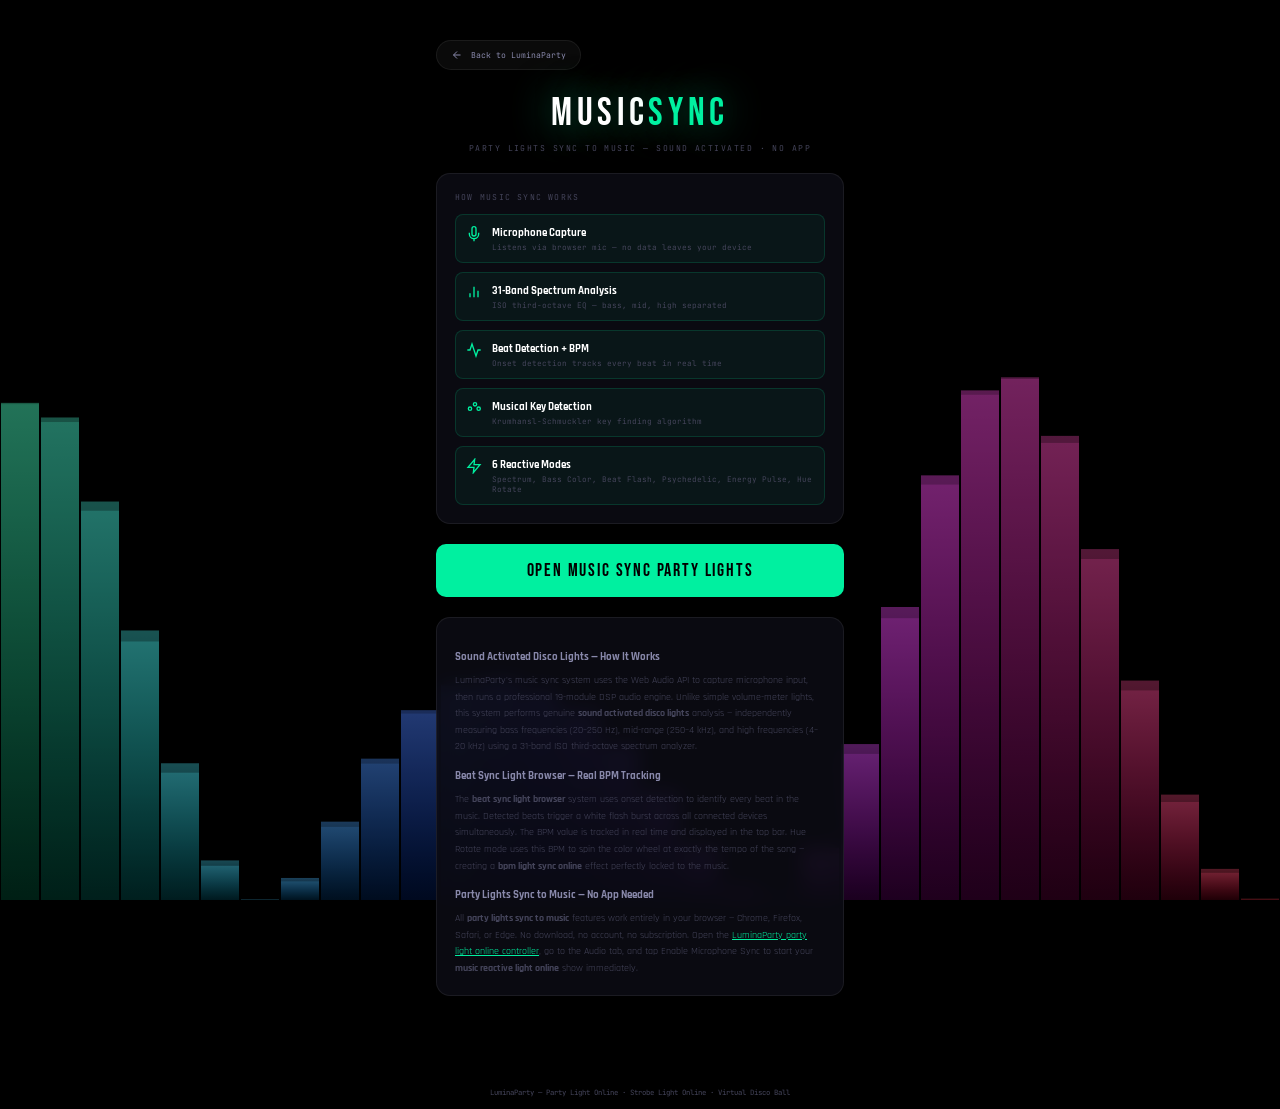
<file: music-sync/index.html>
<!DOCTYPE html>
<html lang="en">
<head>
  <meta charset="UTF-8">
  <meta name="viewport" content="width=device-width, initial-scale=1.0, viewport-fit=cover">
  <title>Party Lights Sync to Music Online — Sound Activated Disco Lights | LuminaParty</title>
  <meta name="description" content="Party lights that sync to music online — free, no app. Sound activated disco lights in your browser. Beat detection, BPM tracking, 31-band audio analysis. Turn your phone into a music reactive light.">
  <meta name="keywords" content="party lights sync to music, music reactive light online, sound activated disco lights online, beat sync light browser, bpm light sync online, music sync lights free, audio reactive party lights, microphone party lights browser">
  <meta name="robots" content="index, follow">
  <link rel="canonical" href="https://prapanbiswas.github.io/Party/music-sync/">
  <meta property="og:title" content="Party Lights Sync to Music Online — Sound Activated Disco Lights">
  <meta property="og:description" content="Free sound activated disco lights in your browser. Beat detection, BPM tracking, music reactive colors. No app needed.">
  <meta property="og:url" content="https://prapanbiswas.github.io/Party/music-sync/">
  <meta name="theme-color" content="#000000">
  <link rel="icon" type="image/svg+xml" href="data:image/svg+xml,<svg xmlns='http://www.w3.org/2000/svg' viewBox='0 0 32 32'><rect width='32' height='32' rx='6' fill='%23000'/><circle cx='16' cy='16' r='8' fill='none' stroke='%2300f0a0' stroke-width='2'/><circle cx='16' cy='16' r='3' fill='%2300f0a0'/></svg>">
  <script type="application/ld+json">
  {
    "@context":"https://schema.org","@type":"SoftwareApplication",
    "name":"LuminaParty — Party Lights Sync to Music",
    "url":"https://prapanbiswas.github.io/Party/music-sync/",
    "description":"Free sound activated disco lights and music reactive party lights. Uses browser microphone for real-time beat detection and BPM tracking. No download required.",
    "applicationCategory":"EntertainmentApplication",
    "offers":{"@type":"Offer","price":"0","priceCurrency":"USD"}
  }
  </script>
  <link rel="preconnect" href="https://fonts.googleapis.com">
  <link rel="preconnect" href="https://fonts.gstatic.com" crossorigin>
  <link href="https://fonts.googleapis.com/css2?family=Bebas+Neue&family=JetBrains+Mono:wght@400;700&family=Rajdhani:wght@400;600;700&display=swap" rel="stylesheet">
  <style>
    :root{--accent:#00f0a0;--panel:#0c0c14;--dim:#8888aa;--muted:#44445a;--border:rgba(255,255,255,0.07);}
    *,*::before,*::after{box-sizing:border-box;margin:0;padding:0;}
    html{font-size:14px;}
    body{background:#000;color:#fff;font-family:'Rajdhani',sans-serif;min-height:100dvh;display:flex;flex-direction:column;align-items:center;}
    #vis-canvas{position:fixed;inset:0;width:100%;height:100%;z-index:0;opacity:0.5;}
    .page{position:relative;z-index:1;width:100%;max-width:440px;padding:40px 16px 80px;display:flex;flex-direction:column;gap:20px;align-items:center;}
    header{text-align:center;}
    .brand{font-family:'Bebas Neue',sans-serif;font-size:2.8rem;letter-spacing:0.12em;text-shadow:0 0 40px rgba(0,240,160,0.5);}
    .brand span{color:var(--accent);}
    .sub{font-family:'JetBrains Mono',monospace;font-size:0.58rem;letter-spacing:0.18em;color:var(--muted);margin-top:6px;}
    .card{width:100%;background:rgba(12,12,20,0.88);border:1px solid var(--border);border-radius:14px;padding:18px;backdrop-filter:blur(10px);}
    .card-h{font-family:'JetBrains Mono',monospace;font-size:0.58rem;letter-spacing:0.15em;color:var(--muted);text-transform:uppercase;margin-bottom:12px;}
    .feat-list{display:flex;flex-direction:column;gap:9px;}
    .feat-item{display:flex;align-items:flex-start;gap:10px;padding:10px;background:rgba(0,240,160,0.05);border:1px solid rgba(0,240,160,0.15);border-radius:8px;}
    .feat-icon{color:var(--accent);flex-shrink:0;margin-top:1px;}
    .feat-item strong{display:block;font-size:0.82rem;font-weight:700;}
    .feat-item small{display:block;font-family:'JetBrains Mono',monospace;font-size:0.55rem;color:var(--muted);margin-top:2px;}
    .nav-back{display:flex;align-items:center;gap:8px;padding:8px 14px;border-radius:100px;border:1px solid var(--border);background:rgba(255,255,255,0.04);color:var(--dim);font-family:'JetBrains Mono',monospace;font-size:0.58rem;text-decoration:none;transition:0.15s;align-self:flex-start;}
    .nav-back:hover{color:var(--accent);border-color:rgba(0,240,160,0.3);}
    .seo-text{font-size:0.72rem;color:var(--muted);line-height:1.65;}
    .seo-text h3{font-size:0.82rem;font-weight:700;color:var(--dim);margin:12px 0 5px;}
    .seo-text a{color:var(--accent);}
    .go-btn{display:block;width:100%;padding:16px;border-radius:10px;background:var(--accent);color:#000;font-family:'Bebas Neue',sans-serif;font-size:1.3rem;letter-spacing:0.1em;text-align:center;text-decoration:none;transition:0.15s;}
    .go-btn:hover{background:#00ffaa;}
    footer{padding:12px 16px;text-align:center;font-family:'JetBrains Mono',monospace;font-size:0.52rem;color:var(--muted);}
    footer a{color:inherit;text-decoration:none;}footer a:hover{color:var(--accent);}
  </style>
</head>
<body>
<canvas id="vis-canvas"></canvas>
<div class="page">
  <a href="../" class="nav-back">
    <svg width="12" height="12" viewBox="0 0 24 24" fill="none" stroke="currentColor" stroke-width="2"><path d="M19 12H5M12 5l-7 7 7 7"/></svg>
    Back to LuminaParty
  </a>

  <header>
    <div class="brand">MUSIC<span>SYNC</span></div>
    <p class="sub">PARTY LIGHTS SYNC TO MUSIC — SOUND ACTIVATED · NO APP</p>
  </header>

  <div class="card">
    <div class="card-h">How Music Sync Works</div>
    <div class="feat-list">
      <div class="feat-item">
        <svg class="feat-icon" width="16" height="16" viewBox="0 0 24 24" fill="none" stroke="currentColor" stroke-width="2"><path d="M12 1a3 3 0 0 0-3 3v8a3 3 0 0 0 6 0V4a3 3 0 0 0-3-3z"/><path d="M19 10v2a7 7 0 0 1-14 0v-2"/><line x1="12" y1="19" x2="12" y2="23"/></svg>
        <div><strong>Microphone Capture</strong><small>Listens via browser mic — no data leaves your device</small></div>
      </div>
      <div class="feat-item">
        <svg class="feat-icon" width="16" height="16" viewBox="0 0 24 24" fill="none" stroke="currentColor" stroke-width="2"><line x1="18" y1="20" x2="18" y2="10"/><line x1="12" y1="20" x2="12" y2="4"/><line x1="6" y1="20" x2="6" y2="14"/></svg>
        <div><strong>31-Band Spectrum Analysis</strong><small>ISO third-octave EQ — bass, mid, high separated</small></div>
      </div>
      <div class="feat-item">
        <svg class="feat-icon" width="16" height="16" viewBox="0 0 24 24" fill="none" stroke="currentColor" stroke-width="2"><polyline points="22 12 18 12 15 21 9 3 6 12 2 12"/></svg>
        <div><strong>Beat Detection + BPM</strong><small>Onset detection tracks every beat in real time</small></div>
      </div>
      <div class="feat-item">
        <svg class="feat-icon" width="16" height="16" viewBox="0 0 24 24" fill="none" stroke="currentColor" stroke-width="2"><circle cx="13.5" cy="6.5" r="2.5"/><circle cx="19" cy="13" r="2.5"/><circle cx="6" cy="13" r="2.5"/></svg>
        <div><strong>Musical Key Detection</strong><small>Krumhansl-Schmuckler key finding algorithm</small></div>
      </div>
      <div class="feat-item">
        <svg class="feat-icon" width="16" height="16" viewBox="0 0 24 24" fill="none" stroke="currentColor" stroke-width="2"><polygon points="13 2 3 14 12 14 11 22 21 10 12 10 13 2"/></svg>
        <div><strong>6 Reactive Modes</strong><small>Spectrum, Bass Color, Beat Flash, Psychedelic, Energy Pulse, Hue Rotate</small></div>
      </div>
    </div>
  </div>

  <a href="../" class="go-btn">Open Music Sync Party Lights</a>

  <div class="card">
    <div class="seo-text">
      <h3>Sound Activated Disco Lights — How It Works</h3>
      <p>LuminaParty's music sync system uses the Web Audio API to capture microphone input, then runs a professional 19-module DSP audio engine. Unlike simple volume-meter lights, this system performs genuine <strong>sound activated disco lights</strong> analysis — independently measuring bass frequencies (20–250 Hz), mid-range (250–4 kHz), and high frequencies (4–20 kHz) using a 31-band ISO third-octave spectrum analyzer.</p>
      <h3>Beat Sync Light Browser — Real BPM Tracking</h3>
      <p>The <strong>beat sync light browser</strong> system uses onset detection to identify every beat in the music. Detected beats trigger a white flash burst across all connected devices simultaneously. The BPM value is tracked in real time and displayed in the top bar. Hue Rotate mode uses this BPM to spin the color wheel at exactly the tempo of the song — creating a <strong>bpm light sync online</strong> effect perfectly locked to the music.</p>
      <h3>Party Lights Sync to Music — No App Needed</h3>
      <p>All <strong>party lights sync to music</strong> features work entirely in your browser — Chrome, Firefox, Safari, or Edge. No download, no account, no subscription. Open the <a href="../">LuminaParty party light online controller</a>, go to the Audio tab, and tap Enable Microphone Sync to start your <strong>music reactive light online</strong> show immediately.</p>
    </div>
  </div>
</div>

<footer>
  <a href="../">LuminaParty — Party Light Online</a> · <a href="../strobe-light/">Strobe Light Online</a> · <a href="../virtual-disco-ball/">Virtual Disco Ball</a>
</footer>

<script>
const c=document.getElementById('vis-canvas');
const ctx=c.getContext('2d');
let f=0;
function resize(){c.width=innerWidth;c.height=innerHeight;}
resize(); window.addEventListener('resize',resize);
(function loop(){
  f++;
  ctx.fillStyle='rgba(0,0,0,0.08)'; ctx.fillRect(0,0,c.width,c.height);
  const bars=32, bw=c.width/bars;
  for(let i=0;i<bars;i++){
    const h=(Math.sin(f*0.04+i*0.5)*0.5+0.5)*(Math.sin(f*0.02+i*0.3)*0.3+0.7)*c.height*0.6;
    const hue=160+(i/bars)*200;
    const g=ctx.createLinearGradient(0,c.height-h,0,c.height);
    g.addColorStop(0,`hsla(${hue},100%,65%,0.7)`);
    g.addColorStop(1,`hsla(${hue},100%,35%,0.2)`);
    ctx.fillStyle=g;
    ctx.fillRect(i*bw+1,c.height-h,bw-2,h);
  }
  requestAnimationFrame(loop);
})();
</script>
</body>
</html>
</file>
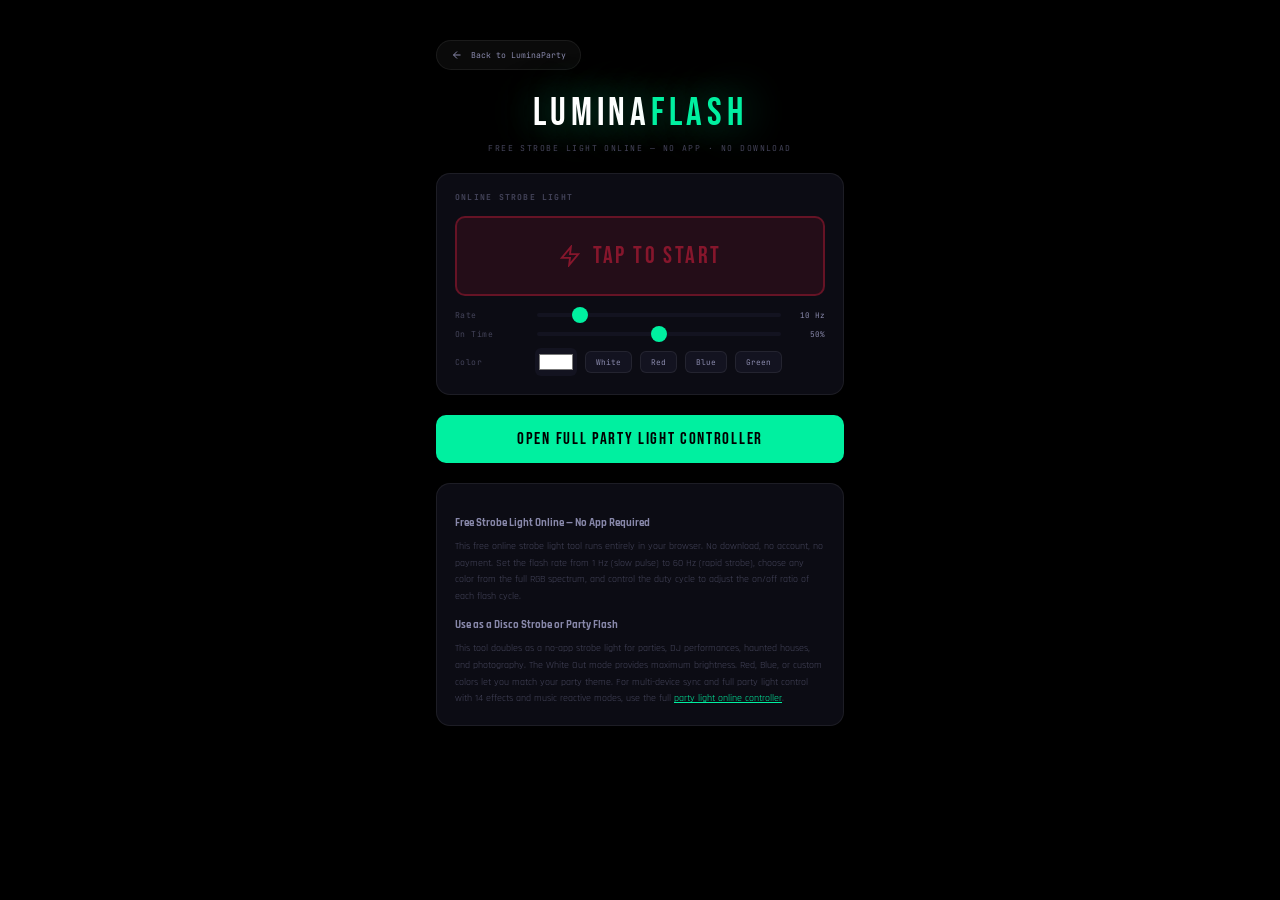
<file: strobe-light/index.html>
<!DOCTYPE html>
<html lang="en">
<head>
  <meta charset="UTF-8">
  <meta name="viewport" content="width=device-width, initial-scale=1.0, viewport-fit=cover">
  <title>Strobe Light Online Free — Adjustable Rate &amp; Color | LuminaParty</title>
  <meta name="description" content="Free online strobe light tool — no app, no download. Adjust flash rate from 1 to 60 Hz, pick any color, control duty cycle. Works on any phone or browser instantly.">
  <meta name="keywords" content="strobe light online, free online strobe tool, no app strobe light, strobe light online free, online strobe effect, browser strobe light, flash light online, party strobe free">
  <meta name="robots" content="index, follow">
  <link rel="canonical" href="https://prapanbiswas.github.io/Party/strobe-light/">
  <meta property="og:title" content="Strobe Light Online Free — LuminaParty">
  <meta property="og:description" content="Free browser strobe light. 1–60 Hz, any color, adjustable duty cycle. No app needed.">
  <meta property="og:url" content="https://prapanbiswas.github.io/Party/strobe-light/">
  <meta name="theme-color" content="#000000">
  <link rel="icon" type="image/svg+xml" href="data:image/svg+xml,<svg xmlns='http://www.w3.org/2000/svg' viewBox='0 0 32 32'><rect width='32' height='32' rx='6' fill='%23000'/><circle cx='16' cy='16' r='8' fill='none' stroke='%2300f0a0' stroke-width='2'/><circle cx='16' cy='16' r='3' fill='%2300f0a0'/></svg>">
  <script type="application/ld+json">
  {
    "@context":"https://schema.org","@type":"SoftwareApplication",
    "name":"LuminaParty Online Strobe Light",
    "url":"https://prapanbiswas.github.io/Party/strobe-light/",
    "description":"Free online strobe light tool. Adjustable rate 1–60 Hz, color picker, duty cycle control. No download or install required. Works in any browser.",
    "applicationCategory":"EntertainmentApplication",
    "offers":{"@type":"Offer","price":"0","priceCurrency":"USD"}
  }
  </script>
  <link rel="preconnect" href="https://fonts.googleapis.com">
  <link rel="preconnect" href="https://fonts.gstatic.com" crossorigin>
  <link href="https://fonts.googleapis.com/css2?family=Bebas+Neue&family=JetBrains+Mono:wght@400;700&family=Rajdhani:wght@400;600;700&display=swap" rel="stylesheet">
  <style>
    :root { --accent:#00f0a0; --danger:#ff2244; --panel:#0c0c14; --dim:#8888aa; --muted:#44445a; --border:rgba(255,255,255,0.07); --r:10px; }
    *,*::before,*::after{box-sizing:border-box;margin:0;padding:0;}
    html{font-size:14px;}
    body{background:#000;color:#fff;font-family:'Rajdhani',sans-serif;min-height:100dvh;display:flex;flex-direction:column;align-items:center;-webkit-font-smoothing:antialiased;}
    #strobe-bg{position:fixed;inset:0;background:#000;z-index:0;transition:background 0.01s;}
    .page{position:relative;z-index:1;width:100%;max-width:440px;padding:40px 16px 80px;display:flex;flex-direction:column;gap:20px;align-items:center;}
    header{text-align:center;}
    .brand{font-family:'Bebas Neue',sans-serif;font-size:2.8rem;letter-spacing:0.12em;text-shadow:0 0 40px rgba(0,240,160,0.5);}
    .brand span{color:var(--accent);}
    .sub{font-family:'JetBrains Mono',monospace;font-size:0.58rem;letter-spacing:0.18em;color:var(--muted);margin-top:6px;}
    .card{width:100%;background:var(--panel);border:1px solid var(--border);border-radius:14px;padding:18px;}
    .card h2{font-family:'JetBrains Mono',monospace;font-size:0.58rem;letter-spacing:0.15em;color:var(--muted);text-transform:uppercase;margin-bottom:14px;}
    .flash-big{width:100%;height:80px;border-radius:var(--r);border:2px solid rgba(255,34,68,0.3);background:rgba(255,34,68,0.1);color:rgba(255,34,68,0.45);font-family:'Bebas Neue',sans-serif;font-size:1.7rem;letter-spacing:0.1em;display:flex;align-items:center;justify-content:center;gap:12px;cursor:pointer;transition:all 0.15s;margin-bottom:14px;}
    .flash-big.on{background:var(--danger);border-color:#ff6688;color:#fff;box-shadow:0 0 30px rgba(255,34,68,0.5);animation:fg 0.4s ease-in-out infinite alternate;}
    @keyframes fg{from{box-shadow:0 0 30px rgba(255,34,68,0.4)}to{box-shadow:0 0 60px rgba(255,34,68,0.8)}}
    .ctrl{display:flex;align-items:center;gap:10px;margin-bottom:9px;}
    .cl{font-family:'JetBrains Mono',monospace;font-size:0.58rem;letter-spacing:0.06em;color:var(--muted);width:72px;flex-shrink:0;}
    .cs{flex:1;-webkit-appearance:none;appearance:none;height:4px;border-radius:2px;background:#131320;accent-color:var(--accent);outline:none;}
    .cs::-webkit-slider-thumb{-webkit-appearance:none;width:16px;height:16px;border-radius:50%;background:var(--accent);cursor:pointer;}
    .co{font-family:'JetBrains Mono',monospace;font-size:0.55rem;color:var(--dim);width:34px;text-align:right;flex-shrink:0;}
    .color-row{display:flex;align-items:center;gap:8px;flex-wrap:wrap;}
    .cpick{width:42px;height:28px;border:none;border-radius:6px;cursor:pointer;padding:2px;background:#131320;}
    .qbtn{padding:5px 10px;border-radius:6px;border:1px solid var(--border);background:#131320;color:var(--dim);font-family:'JetBrains Mono',monospace;font-size:0.56rem;cursor:pointer;transition:0.12s;}
    .qbtn:hover{border-color:var(--accent);color:var(--accent);}
    .nav-back{display:flex;align-items:center;gap:8px;padding:8px 14px;border-radius:100px;border:1px solid var(--border);background:rgba(255,255,255,0.04);color:var(--dim);font-family:'JetBrains Mono',monospace;font-size:0.58rem;text-decoration:none;transition:0.15s;align-self:flex-start;}
    .nav-back:hover{color:var(--accent);border-color:rgba(0,240,160,0.3);}
    .seo-text{font-size:0.72rem;color:var(--muted);line-height:1.65;}
    .seo-text h3{font-size:0.82rem;font-weight:700;color:var(--dim);margin:12px 0 5px;}
    .go-btn{display:block;width:100%;padding:14px;border-radius:var(--r);background:var(--accent);color:#000;font-family:'Bebas Neue',sans-serif;font-size:1.2rem;letter-spacing:0.1em;text-align:center;text-decoration:none;transition:0.15s;cursor:pointer;border:none;}
    .go-btn:hover{background:#00ffaa;}
    footer{margin-top:auto;padding:12px 16px;text-align:center;font-family:'JetBrains Mono',monospace;font-size:0.52rem;color:var(--muted);}
    footer a{color:inherit;text-decoration:none;}footer a:hover{color:var(--accent);}
  </style>
</head>
<body>
<div id="strobe-bg"></div>
<div class="page">
  <a href="../" class="nav-back">
    <svg width="12" height="12" viewBox="0 0 24 24" fill="none" stroke="currentColor" stroke-width="2"><path d="M19 12H5M12 5l-7 7 7 7"/></svg>
    Back to LuminaParty
  </a>

  <header>
    <div class="brand">LUMINA<span>FLASH</span></div>
    <p class="sub">FREE STROBE LIGHT ONLINE — NO APP · NO DOWNLOAD</p>
  </header>

  <div class="card">
    <h2>Online Strobe Light</h2>
    <button class="flash-big" id="btn-flash" onclick="toggleStrobe()">
      <svg width="22" height="22" viewBox="0 0 24 24" fill="none" stroke="currentColor" stroke-width="2"><polygon points="13 2 3 14 12 14 11 22 21 10 12 10 13 2"/></svg>
      <span id="flash-txt">TAP TO START</span>
    </button>
    <div class="ctrl"><span class="cl">Rate</span><input type="range" id="s-rate" min="1" max="60" value="10" class="cs" oninput="document.getElementById('r-o').textContent=this.value+' Hz'"><output class="co" id="r-o">10 Hz</o></div>
    <div class="ctrl"><span class="cl">On Time</span><input type="range" id="s-duty" min="5" max="95" value="50" class="cs" oninput="document.getElementById('d-o').textContent=this.value+'%'"><output class="co" id="d-o">50%</o></div>
    <div class="color-row">
      <span class="cl">Color</span>
      <input type="color" id="s-color" value="#ffffff" class="cpick">
      <button class="qbtn" onclick="document.getElementById('s-color').value='#ffffff'">White</button>
      <button class="qbtn" onclick="document.getElementById('s-color').value='#ff0000'">Red</button>
      <button class="qbtn" onclick="document.getElementById('s-color').value='#0044ff'">Blue</button>
      <button class="qbtn" onclick="document.getElementById('s-color').value='#00ff88'">Green</button>
    </div>
  </div>

  <a href="../" class="go-btn">Open Full Party Light Controller</a>

  <div class="card">
    <div class="seo-text">
      <h3>Free Strobe Light Online — No App Required</h3>
      <p>This free online strobe light tool runs entirely in your browser. No download, no account, no payment. Set the flash rate from 1 Hz (slow pulse) to 60 Hz (rapid strobe), choose any color from the full RGB spectrum, and control the duty cycle to adjust the on/off ratio of each flash cycle.</p>
      <h3>Use as a Disco Strobe or Party Flash</h3>
      <p>This tool doubles as a no-app strobe light for parties, DJ performances, haunted houses, and photography. The White Out mode provides maximum brightness. Red, Blue, or custom colors let you match your party theme. For multi-device sync and full party light control with 14 effects and music reactive modes, use the full <a href="../" style="color:var(--accent)">party light online controller</a>.</p>
    </div>
  </div>
</div>

<footer>
  <a href="../">LuminaParty — Party Light Online</a> · <a href="../virtual-disco-ball/">Virtual Disco Ball</a> · <a href="../music-sync/">Music Sync Lights</a>
</footer>

<script>
let on=false, frame=0, raf=null;
function toggleStrobe(){
  on=!on;
  const btn=document.getElementById('btn-flash');
  const txt=document.getElementById('flash-txt');
  btn.classList.toggle('on',on);
  txt.textContent=on?'STROBING — TAP TO STOP':'TAP TO START';
  if(on) loop(); else { cancelAnimationFrame(raf); document.getElementById('strobe-bg').style.background='#000'; }
}
function loop(){
  frame++;
  const rate=parseInt(document.getElementById('s-rate').value);
  const duty=parseInt(document.getElementById('s-duty').value)/100;
  const color=document.getElementById('s-color').value;
  const period=Math.max(1,Math.round(60/rate));
  const isOn=frame%period<Math.round(period*duty);
  document.getElementById('strobe-bg').style.background=isOn?color:'#000';
  raf=requestAnimationFrame(loop);
}
</script>
</body>
</html>
</file>
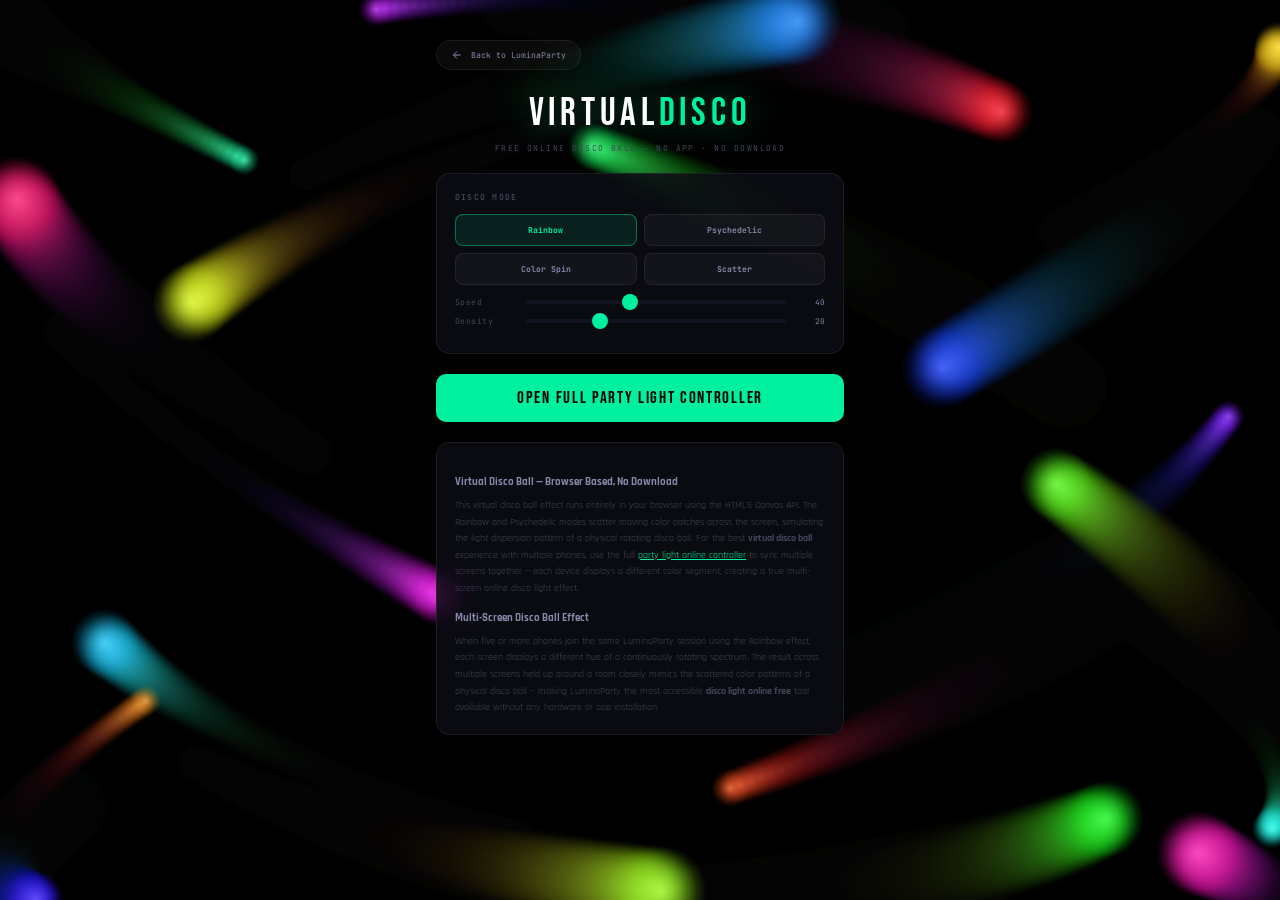
<file: virtual-disco-ball/index.html>
<!DOCTYPE html>
<html lang="en">
<head>
  <meta charset="UTF-8">
  <meta name="viewport" content="width=device-width, initial-scale=1.0, viewport-fit=cover">
  <title>Virtual Disco Ball Online — Free Browser Disco Light | LuminaParty</title>
  <meta name="description" content="Free virtual disco ball online — turn your phone screen into a disco light. Rainbow and psychedelic effects simulate scattered disco ball light. No app, no download needed.">
  <meta name="keywords" content="virtual disco ball, online disco light, disco light online free, disco ball online, virtual disco ball phone, browser disco ball, phone screen disco ball, disco effect online">
  <meta name="robots" content="index, follow">
  <link rel="canonical" href="https://prapanbiswas.github.io/Party/virtual-disco-ball/">
  <meta property="og:title" content="Virtual Disco Ball Online — Free Browser Disco Light">
  <meta property="og:description" content="Turn your phone into a virtual disco ball. Rainbow and psychedelic effects, music-reactive, no app needed.">
  <meta property="og:url" content="https://prapanbiswas.github.io/Party/virtual-disco-ball/">
  <meta name="theme-color" content="#000000">
  <link rel="icon" type="image/svg+xml" href="data:image/svg+xml,<svg xmlns='http://www.w3.org/2000/svg' viewBox='0 0 32 32'><rect width='32' height='32' rx='6' fill='%23000'/><circle cx='16' cy='16' r='8' fill='none' stroke='%2300f0a0' stroke-width='2'/><circle cx='16' cy='16' r='3' fill='%2300f0a0'/></svg>">
  <script type="application/ld+json">
  {
    "@context":"https://schema.org","@type":"SoftwareApplication",
    "name":"LuminaParty Virtual Disco Ball",
    "url":"https://prapanbiswas.github.io/Party/virtual-disco-ball/",
    "description":"Free virtual disco ball and online disco light. Rainbow and psychedelic color effects for phone screens. No download required — runs in any browser.",
    "applicationCategory":"EntertainmentApplication",
    "offers":{"@type":"Offer","price":"0","priceCurrency":"USD"}
  }
  </script>
  <link rel="preconnect" href="https://fonts.googleapis.com">
  <link rel="preconnect" href="https://fonts.gstatic.com" crossorigin>
  <link href="https://fonts.googleapis.com/css2?family=Bebas+Neue&family=JetBrains+Mono:wght@400;700&family=Rajdhani:wght@400;600;700&display=swap" rel="stylesheet">
  <style>
    :root{--accent:#00f0a0;--panel:#0c0c14;--dim:#8888aa;--muted:#44445a;--border:rgba(255,255,255,0.07);}
    *,*::before,*::after{box-sizing:border-box;margin:0;padding:0;}
    html{font-size:14px;}
    body{background:#000;color:#fff;font-family:'Rajdhani',sans-serif;min-height:100dvh;display:flex;flex-direction:column;align-items:center;overflow-x:hidden;}
    #disco-canvas{position:fixed;inset:0;width:100%;height:100%;z-index:0;}
    .page{position:relative;z-index:1;width:100%;max-width:440px;padding:40px 16px 80px;display:flex;flex-direction:column;gap:20px;align-items:center;}
    header{text-align:center;}
    .brand{font-family:'Bebas Neue',sans-serif;font-size:2.8rem;letter-spacing:0.12em;text-shadow:0 0 40px rgba(0,240,160,0.5);}
    .brand span{color:var(--accent);}
    .sub{font-family:'JetBrains Mono',monospace;font-size:0.58rem;letter-spacing:0.18em;color:var(--muted);margin-top:6px;}
    .card{width:100%;background:rgba(12,12,20,0.85);border:1px solid var(--border);border-radius:14px;padding:18px;backdrop-filter:blur(10px);}
    .card h2{font-family:'JetBrains Mono',monospace;font-size:0.58rem;letter-spacing:0.15em;color:var(--muted);text-transform:uppercase;margin-bottom:12px;}
    .speed-row{display:flex;align-items:center;gap:10px;margin-bottom:9px;}
    .sl{font-family:'JetBrains Mono',monospace;font-size:0.58rem;letter-spacing:0.06em;color:var(--muted);width:60px;flex-shrink:0;}
    .sr{flex:1;-webkit-appearance:none;appearance:none;height:4px;border-radius:2px;background:#131320;accent-color:var(--accent);outline:none;}
    .sr::-webkit-slider-thumb{-webkit-appearance:none;width:16px;height:16px;border-radius:50%;background:var(--accent);cursor:pointer;}
    .so{font-family:'JetBrains Mono',monospace;font-size:0.55rem;color:var(--dim);width:28px;text-align:right;flex-shrink:0;}
    .mode-grid{display:grid;grid-template-columns:1fr 1fr;gap:7px;margin-bottom:12px;}
    .mode-btn{padding:10px 8px;border-radius:8px;border:1px solid var(--border);background:rgba(255,255,255,0.04);color:var(--dim);font-family:'JetBrains Mono',monospace;font-size:0.58rem;font-weight:700;cursor:pointer;transition:0.13s;}
    .mode-btn.active{background:rgba(0,240,160,0.1);border-color:rgba(0,240,160,0.4);color:var(--accent);}
    .nav-back{display:flex;align-items:center;gap:8px;padding:8px 14px;border-radius:100px;border:1px solid var(--border);background:rgba(255,255,255,0.04);color:var(--dim);font-family:'JetBrains Mono',monospace;font-size:0.58rem;text-decoration:none;transition:0.15s;align-self:flex-start;}
    .nav-back:hover{color:var(--accent);border-color:rgba(0,240,160,0.3);}
    .seo-text{font-size:0.72rem;color:var(--muted);line-height:1.65;}
    .seo-text h3{font-size:0.82rem;font-weight:700;color:var(--dim);margin:12px 0 5px;}
    .seo-text a{color:var(--accent);}
    .go-btn{display:block;width:100%;padding:14px;border-radius:10px;background:var(--accent);color:#000;font-family:'Bebas Neue',sans-serif;font-size:1.2rem;letter-spacing:0.1em;text-align:center;text-decoration:none;transition:0.15s;}
    .go-btn:hover{background:#00ffaa;}
    footer{padding:12px 16px;text-align:center;font-family:'JetBrains Mono',monospace;font-size:0.52rem;color:var(--muted);}
    footer a{color:inherit;text-decoration:none;}footer a:hover{color:var(--accent);}
  </style>
</head>
<body>
<canvas id="disco-canvas"></canvas>
<div class="page">
  <a href="../" class="nav-back">
    <svg width="12" height="12" viewBox="0 0 24 24" fill="none" stroke="currentColor" stroke-width="2"><path d="M19 12H5M12 5l-7 7 7 7"/></svg>
    Back to LuminaParty
  </a>

  <header>
    <div class="brand">VIRTUAL<span>DISCO</span></div>
    <p class="sub">FREE ONLINE DISCO BALL — NO APP · NO DOWNLOAD</p>
  </header>

  <div class="card">
    <h2>Disco Mode</h2>
    <div class="mode-grid">
      <button class="mode-btn active" onclick="setMode('rainbow')">Rainbow</button>
      <button class="mode-btn" onclick="setMode('psychedelic')">Psychedelic</button>
      <button class="mode-btn" onclick="setMode('spin')">Color Spin</button>
      <button class="mode-btn" onclick="setMode('scatter')">Scatter</button>
    </div>
    <div class="speed-row"><span class="sl">Speed</span><input type="range" id="d-speed" min="1" max="100" value="40" class="sr" oninput="document.getElementById('sp-o').textContent=this.value"><output class="so" id="sp-o">40</o></div>
    <div class="speed-row"><span class="sl">Density</span><input type="range" id="d-density" min="5" max="60" value="20" class="sr" oninput="document.getElementById('dn-o').textContent=this.value"><output class="so" id="dn-o">20</o></div>
  </div>

  <a href="../" class="go-btn">Open Full Party Light Controller</a>

  <div class="card">
    <div class="seo-text">
      <h3>Virtual Disco Ball — Browser Based, No Download</h3>
      <p>This virtual disco ball effect runs entirely in your browser using the HTML5 Canvas API. The Rainbow and Psychedelic modes scatter moving color patches across the screen, simulating the light dispersion pattern of a physical rotating disco ball. For the best <strong>virtual disco ball</strong> experience with multiple phones, use the full <a href="../">party light online controller</a> to sync multiple screens together — each device displays a different color segment, creating a true multi-screen online disco light effect.</p>
      <h3>Multi-Screen Disco Ball Effect</h3>
      <p>When five or more phones join the same LuminaParty session using the Rainbow effect, each screen displays a different hue of a continuously rotating spectrum. The result across multiple screens held up around a room closely mimics the scattered color patterns of a physical disco ball — making LuminaParty the most accessible <strong>disco light online free</strong> tool available without any hardware or app installation.</p>
    </div>
  </div>
</div>

<footer>
  <a href="../">LuminaParty — Party Light Online</a> · <a href="../strobe-light/">Strobe Light Online</a> · <a href="../music-sync/">Music Sync Lights</a>
</footer>

<script>
const c=document.getElementById('disco-canvas');
const ctx=c.getContext('2d');
let mode='rainbow', frame=0;
function resize(){c.width=innerWidth;c.height=innerHeight;}
resize(); window.addEventListener('resize',resize);
function setMode(m){
  mode=m;
  document.querySelectorAll('.mode-btn').forEach(b=>b.classList.toggle('active',b.onclick.toString().includes(m)));
}
(function loop(){
  frame++;
  const spd=parseInt(document.getElementById('d-speed').value)/20;
  const dn=parseInt(document.getElementById('d-density').value);
  ctx.fillStyle='rgba(0,0,0,0.12)';
  ctx.fillRect(0,0,c.width,c.height);
  for(let i=0;i<dn;i++){
    const x=((Math.sin(frame*spd*0.008+i*2.4)*0.5+0.5)*c.width);
    const y=((Math.cos(frame*spd*0.006+i*1.7)*0.5+0.5)*c.height);
    const h=mode==='rainbow'?(frame*spd*1.2+i*(360/dn))%360:
             mode==='psychedelic'?(frame*spd*2+i*(360/dn)+Math.random()*30)%360:
             mode==='spin'?(frame*spd*3+i*20)%360:
             Math.random()*360;
    const size=mode==='scatter'?Math.random()*40+10:30+Math.sin(frame*0.05+i)*15;
    const g=ctx.createRadialGradient(x,y,0,x,y,size);
    g.addColorStop(0,`hsla(${h},100%,65%,0.85)`);
    g.addColorStop(1,`hsla(${h},100%,45%,0)`);
    ctx.beginPath(); ctx.arc(x,y,size,0,Math.PI*2);
    ctx.fillStyle=g; ctx.fill();
  }
  requestAnimationFrame(loop);
})();
</script>
</body>
</html>
</file>
